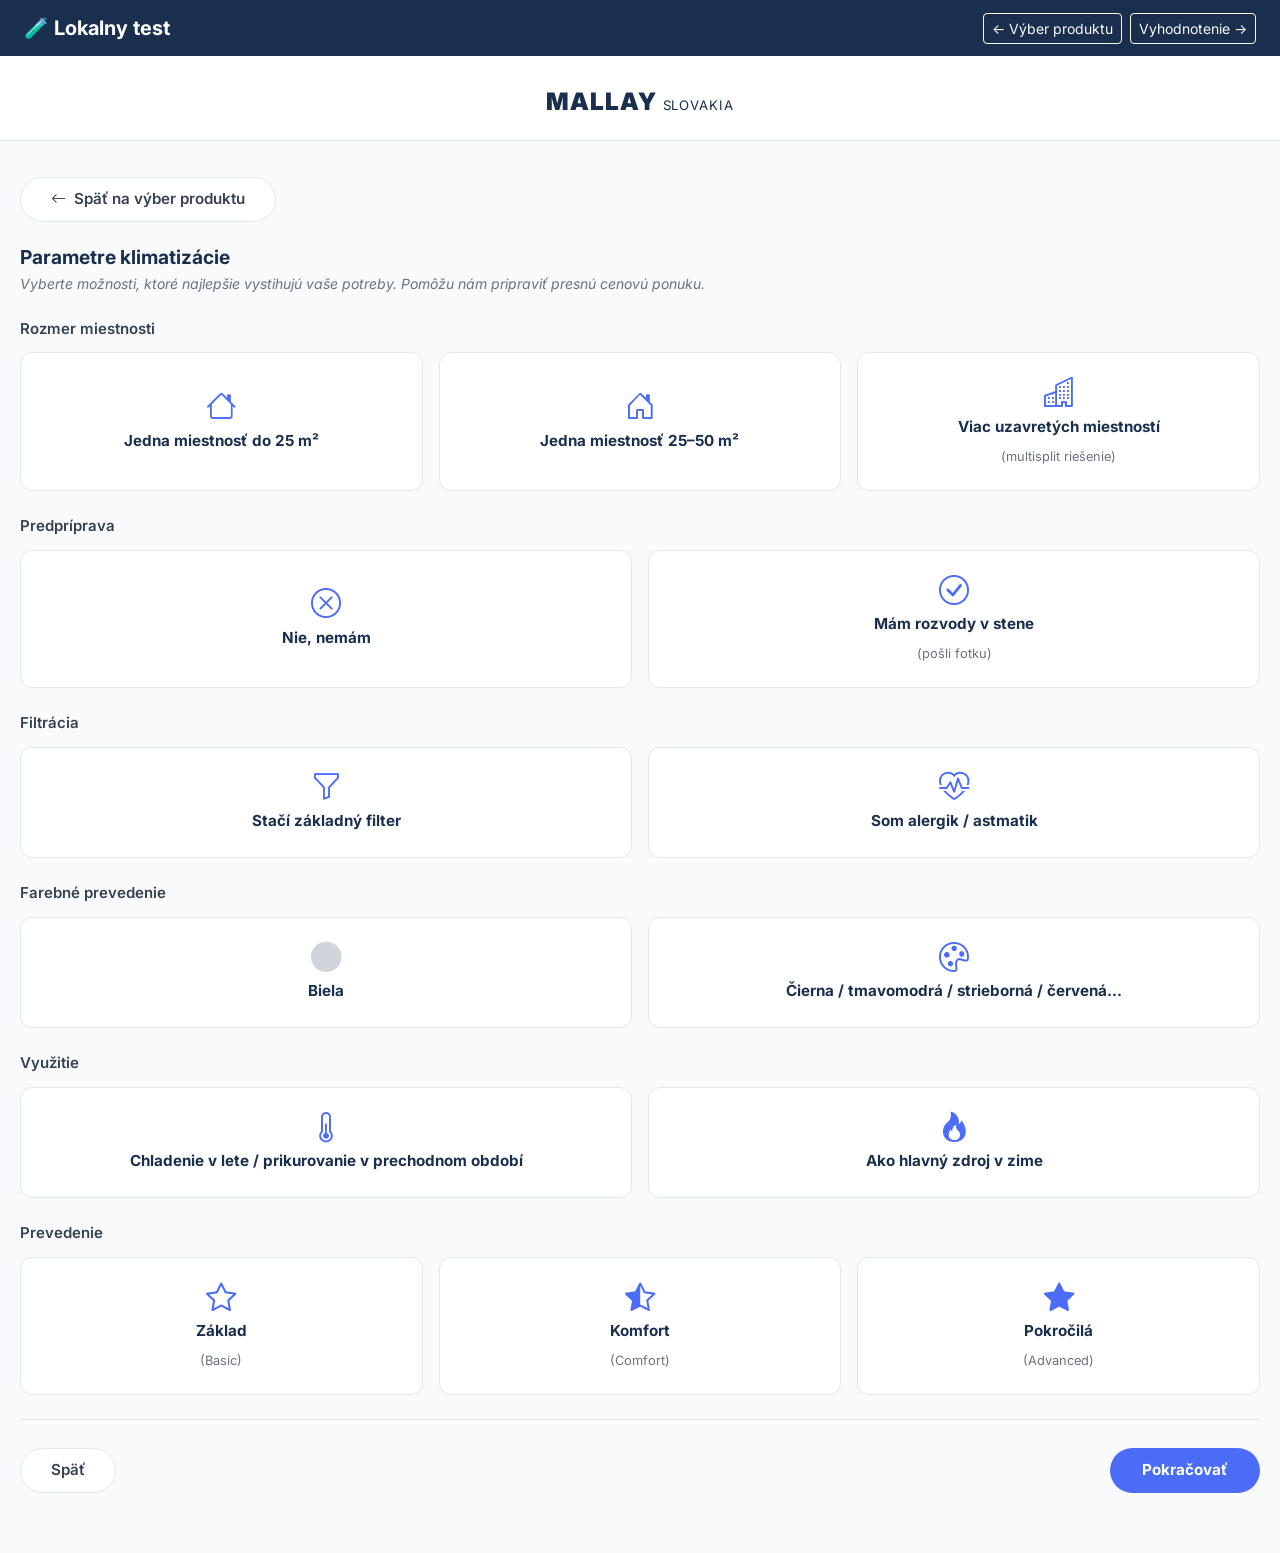
<file: test-klimatizacia-formular.html>
﻿<!doctype html>
<html lang="sk">
<head>
    <meta charset="utf-8">
    <meta name="viewport" content="width=device-width, initial-scale=1">
    <title>Formular | IGP Klimatizácia</title>
    <link rel="stylesheet" href="https://cdn.jsdelivr.net/npm/bootstrap@5.3.3/dist/css/bootstrap.min.css">
    <link rel="stylesheet" href="https://cdn.jsdelivr.net/npm/bootstrap-icons@1.11.3/font/bootstrap-icons.min.css">
    <link rel="stylesheet" href="https://fonts.googleapis.com/css2?family=Inter:wght@400;500;600;700;900&display=swap">
    <link rel="stylesheet" href="wordpress-theme/igp-form/css/form.css">
</head>
<body>

<nav class="navbar navbar-dark mb-0" style="background:var(--igp-navy);">
    <div class="container-fluid px-4">
        <span class="navbar-brand fw-bold small">🧪 Lokalny test</span>
        <div class="d-flex gap-2">
            <a class="btn btn-sm btn-outline-light" href="test-klimatizacia-rozcestnik.html">← Výber produktu</a>
            <a class="btn btn-sm btn-outline-light" href="test-klimatizacia-vyhodnotenie.html">Vyhodnotenie →</a>
        </div>
    </div>
</nav>

<header class="igp-header">
    <span class="igp-logo-text">MALLAY <small style="font-weight:400;font-size:.55em;">SLOVAKIA</small></span>
</header>

<div class="igp-page-container">

    <a href="test-klimatizacia-rozcestnik.html" class="igp-btn-outline mb-4 d-inline-block">
        <i class="bi bi-arrow-left me-1"></i> Späť na výber produktu
    </a>

    <h1 class="igp-step-heading mb-1">Parametre klimatizácie</h1>
    <p class="igp-step-subheading mb-4">
        Vyberte možnosti, ktoré najlepšie vystihujú vaše potreby.
        Pomôžu nám pripraviť presnú cenovú ponuku.
    </p>

    <form id="igp-formular" novalidate>

        <p class="igp-question-label">Rozmer miestnosti</p>
        <div id="f-rozmer" class="igp-option-group row g-3 mb-2">
            <div class="col-12 col-md-4">
                <div class="igp-option-card" data-value="do25m2">
                    <i class="bi bi-house igp-card-icon"></i>
                    <span class="igp-card-label">Jedna miestnosť do 25 m²</span>
                </div>
            </div>
            <div class="col-12 col-md-4">
                <div class="igp-option-card" data-value="25-50m2">
                    <i class="bi bi-house-door igp-card-icon"></i>
                    <span class="igp-card-label">Jedna miestnosť 25–50 m²</span>
                </div>
            </div>
            <div class="col-12 col-md-4">
                <div class="igp-option-card" data-value="multisplit">
                    <i class="bi bi-buildings igp-card-icon"></i>
                    <span class="igp-card-label">Viac uzavretých miestností</span>
                    <span class="igp-card-sublabel">(multisplit riešenie)</span>
                </div>
            </div>
        </div>

        <!-- Predpríprava -->
        <p class="igp-question-label">Predpríprava</p>
        <div id="f-priprava" class="igp-option-group row g-3 mb-2">
            <div class="col-12 col-md-6">
                <div class="igp-option-card" data-value="nie">
                    <i class="bi bi-x-circle igp-card-icon"></i>
                    <span class="igp-card-label">Nie, nemám</span>
                </div>
            </div>
            <div class="col-12 col-md-6">
                <div class="igp-option-card" data-value="ano">
                    <i class="bi bi-check-circle igp-card-icon"></i>
                    <span class="igp-card-label">Mám rozvody v stene</span>
                    <span class="igp-card-sublabel">(pošli fotku)</span>
                </div>
            </div>
        </div>

        <!-- Filtrácia -->
        <p class="igp-question-label">Filtrácia</p>
        <div id="f-filtracia" class="igp-option-group row g-3 mb-2">
            <div class="col-12 col-md-6">
                <div class="igp-option-card" data-value="zakladny">
                    <i class="bi bi-funnel igp-card-icon"></i>
                    <span class="igp-card-label">Stačí základný filter</span>
                </div>
            </div>
            <div class="col-12 col-md-6">
                <div class="igp-option-card" data-value="alergik">
                    <i class="bi bi-heart-pulse igp-card-icon"></i>
                    <span class="igp-card-label">Som alergik / astmatik</span>
                </div>
            </div>
        </div>

        <!-- Farebné prevedenie -->
        <p class="igp-question-label">Farebné prevedenie</p>
        <div id="f-farba" class="igp-option-group row g-3 mb-2">
            <div class="col-12 col-md-6">
                <div class="igp-option-card" data-value="biela">
                    <i class="bi bi-circle-fill igp-card-icon" style="color:#D1D5DB;"></i>
                    <span class="igp-card-label">Biela</span>
                </div>
            </div>
            <div class="col-12 col-md-6">
                <div class="igp-option-card" data-value="iny">
                    <i class="bi bi-palette igp-card-icon"></i>
                    <span class="igp-card-label">Čierna / tmavomodrá / strieborná / červená…</span>
                </div>
            </div>
        </div>

        <!-- Využitie -->
        <p class="igp-question-label">Využitie</p>
        <div id="f-vyuzitie" class="igp-option-group row g-3 mb-2">
            <div class="col-12 col-md-6">
                <div class="igp-option-card" data-value="chladenie-prechodne">
                    <i class="bi bi-thermometer-half igp-card-icon"></i>
                    <span class="igp-card-label">Chladenie v lete / prikurovanie v prechodnom období</span>
                </div>
            </div>
            <div class="col-12 col-md-6">
                <div class="igp-option-card" data-value="hlavny-zdroj">
                    <i class="bi bi-fire igp-card-icon"></i>
                    <span class="igp-card-label">Ako hlavný zdroj v zime</span>
                </div>
            </div>
        </div>

        <!-- Prevedenie -->
        <p class="igp-question-label">Prevedenie</p>
        <div id="f-prevedenie" class="igp-option-group row g-3 mb-2">
            <div class="col-12 col-md-4">
                <div class="igp-option-card" data-value="basic">
                    <i class="bi bi-star igp-card-icon"></i>
                    <span class="igp-card-label">Základ</span>
                    <span class="igp-card-sublabel">(Basic)</span>
                </div>
            </div>
            <div class="col-12 col-md-4">
                <div class="igp-option-card" data-value="comfort">
                    <i class="bi bi-star-half igp-card-icon"></i>
                    <span class="igp-card-label">Komfort</span>
                    <span class="igp-card-sublabel">(Comfort)</span>
                </div>
            </div>
            <div class="col-12 col-md-4">
                <div class="igp-option-card" data-value="advanced">
                    <i class="bi bi-star-fill igp-card-icon"></i>
                    <span class="igp-card-label">Pokročilá</span>
                    <span class="igp-card-sublabel">(Advanced)</span>
                </div>
            </div>
        </div>

        <div class="igp-form-nav mt-4">
            <a href="test-klimatizacia-rozcestnik.html" class="igp-btn-outline">Späť</a>
            <button type="button" class="igp-btn-primary" onclick="igpFormularPokracovat()">Pokračovať</button>
        </div>

    </form>

    <div class="igp-debug-wrap mt-4">
        <div class="igp-debug-heading">🛠 SessionStorage — aktuálne hodnoty</div>
        <div id="igp-debug-panel"></div>
    </div>

</div>

<script src="https://cdn.jsdelivr.net/npm/bootstrap@5.3.3/dist/js/bootstrap.bundle.min.js"></script>
<script src="wordpress-theme/igp-form/js/form.js"></script>
<script>
document.addEventListener('DOMContentLoaded', function() {
    IGPForm.initCards('#f-rozmer',    'formular_rozmer',    { gaEvent: 'formular_rozmer_click'    });
    IGPForm.initCards('#f-priprava',  'formular_priprava',  { gaEvent: 'formular_priprava_click'  });
    IGPForm.initCards('#f-filtracia', 'formular_filtracia', { gaEvent: 'formular_filtracia_click' });
    IGPForm.initCards('#f-farba',     'formular_farba',     { gaEvent: 'formular_farba_click'     });
    IGPForm.initCards('#f-vyuzitie',  'formular_vyuzitie',  { gaEvent: 'formular_vyuzitie_click'  });
    IGPForm.initCards('#f-prevedenie','formular_prevedenie',{ gaEvent: 'formular_prevedenie_click'});

    // Clear validation highlight when a card is selected
    document.getElementById('igp-formular').addEventListener('click', function(e) {
        var card = e.target.closest('.igp-option-card');
        if (card) {
            var group = card.closest('.igp-option-group');
            if (group) group.classList.remove('igp-group-error');
        }
    });
});

function igpFormularPokracovat() {
    var groups = [
        { id: 'f-rozmer',    key: 'formular_rozmer'    },
        { id: 'f-priprava',  key: 'formular_priprava'  },
        { id: 'f-filtracia', key: 'formular_filtracia' },
        { id: 'f-farba',     key: 'formular_farba'     },
        { id: 'f-vyuzitie',  key: 'formular_vyuzitie'  },
        { id: 'f-prevedenie',key: 'formular_prevedenie'},
    ];
    var firstError = null;
    groups.forEach(function(g) {
        var el = document.getElementById(g.id);
        if ( ! IGPForm.get(g.key) ) {
            el.classList.add('igp-group-error');
            if ( ! firstError ) firstError = el;
        } else {
            el.classList.remove('igp-group-error');
        }
    });
    if (firstError) {
        firstError.scrollIntoView({ behavior: 'smooth', block: 'center' });
        return;
    }
    IGPForm.sendGA('formular_continue', {});
    window.location.href = 'test-klimatizacia-vyhodnotenie.html';
}
</script>
</body>
</html>
</file>
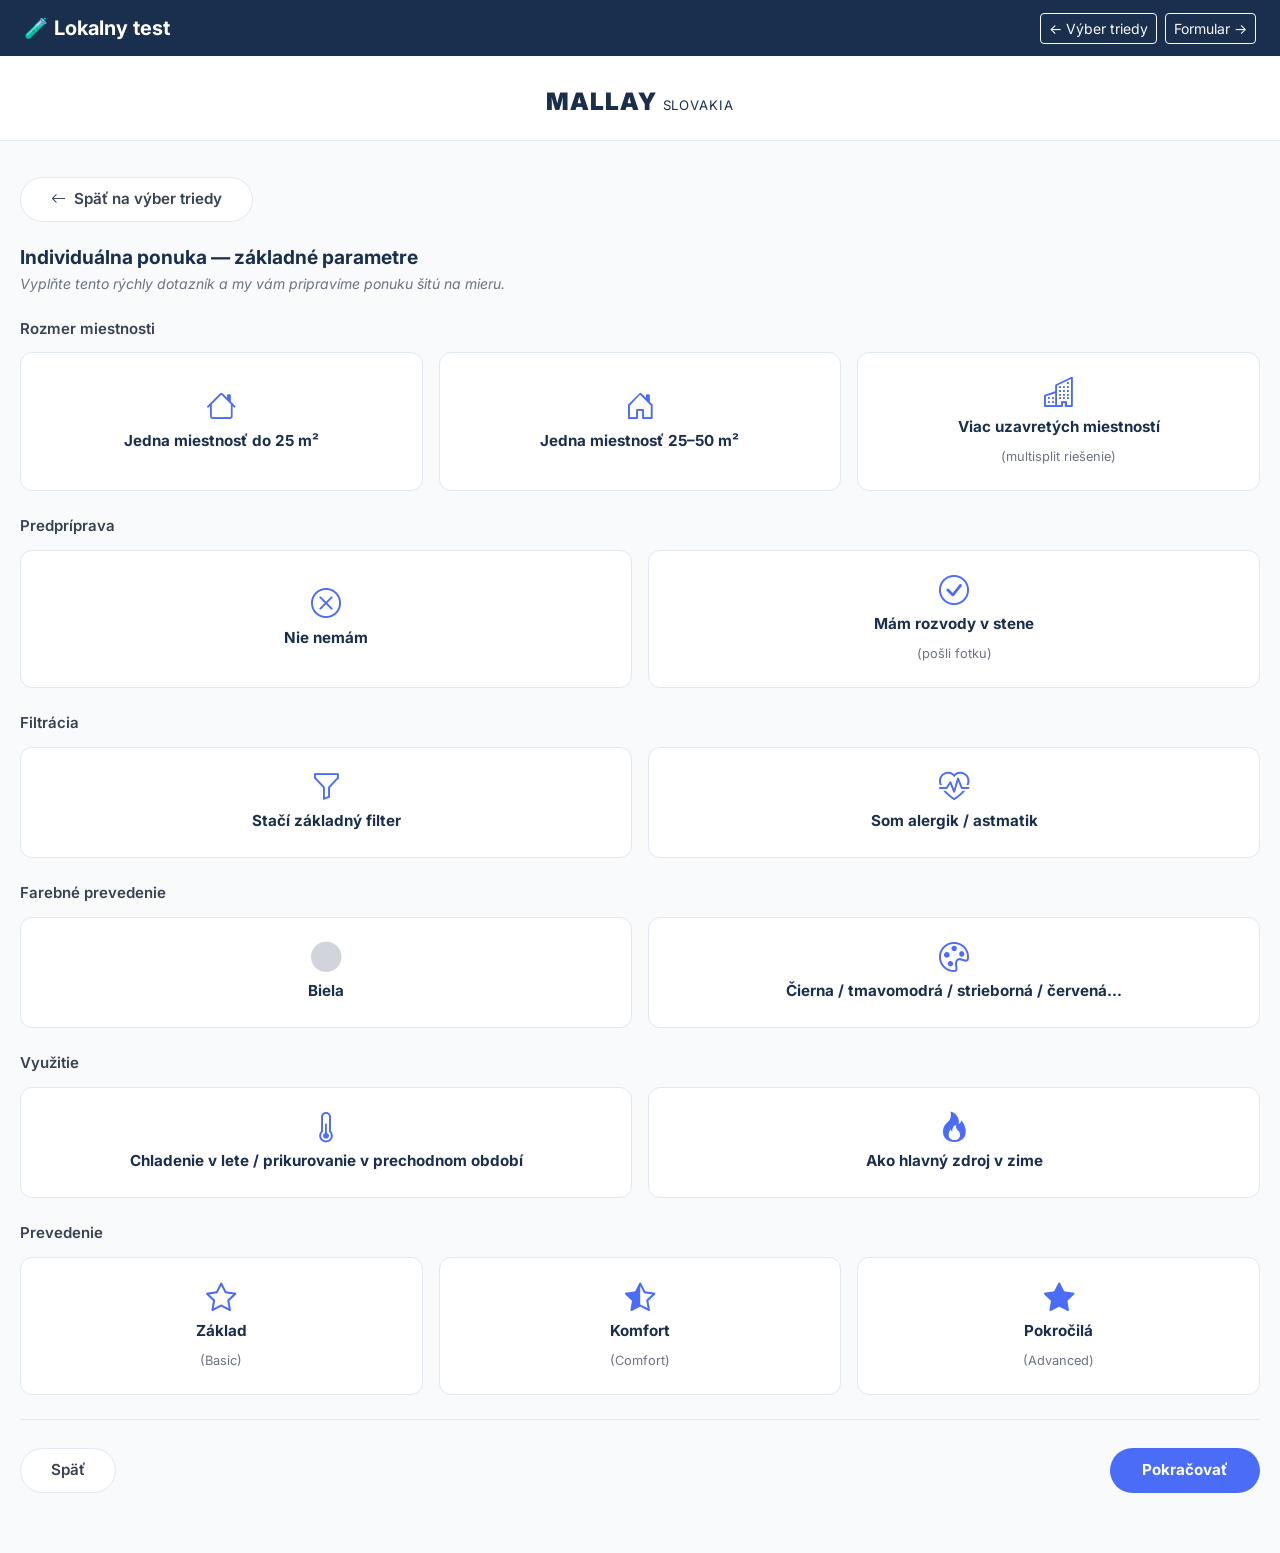
<file: test-klimatizacia-pre-formular.html>
<!doctype html>
<html lang="sk">
<head>
    <meta charset="utf-8">
    <meta name="viewport" content="width=device-width, initial-scale=1">
    <title>Pre-formular — Individuálna ponuka | Lokalny test</title>
    <link rel="stylesheet" href="https://cdn.jsdelivr.net/npm/bootstrap@5.3.3/dist/css/bootstrap.min.css">
    <link rel="stylesheet" href="https://cdn.jsdelivr.net/npm/bootstrap-icons@1.11.3/font/bootstrap-icons.min.css">
    <link rel="stylesheet" href="https://fonts.googleapis.com/css2?family=Inter:wght@400;500;600;700;900&display=swap">
    <link rel="stylesheet" href="wordpress-theme/igp-form/css/form.css">
</head>
<body>

<nav class="navbar navbar-dark mb-0" style="background:var(--igp-navy);">
    <div class="container-fluid px-4">
        <span class="navbar-brand fw-bold small">🧪 Lokalny test</span>
        <div class="d-flex gap-2">
            <a class="btn btn-sm btn-outline-light" href="test-klimatizacia-rozcestnik.html">← Výber triedy</a>
            <a class="btn btn-sm btn-outline-light" href="test-klimatizacia-formular.html">Formular →</a>
        </div>
    </div>
</nav>

<header class="igp-header">
    <span class="igp-logo-text">MALLAY <small style="font-weight:400;font-size:.55em;">SLOVAKIA</small></span>
</header>

<div class="igp-page-container">

    <a href="test-klimatizacia-rozcestnik.html" class="igp-btn-outline mb-4 d-inline-block">
        <i class="bi bi-arrow-left me-1"></i> Späť na výber triedy
    </a>

    <h1 class="igp-step-heading mb-1">Individuálna ponuka — základné parametre</h1>
    <p class="igp-step-subheading mb-4">
        Vyplňte tento rýchly dotazník a my vám pripravíme ponuku šitú na mieru.
    </p>

    <!-- Rozmer miestnosti -->
    <p class="igp-question-label">Rozmer miestnosti</p>
    <div id="pf-rozmer" class="row g-3 mb-2">
        <div class="col-12 col-md-4">
            <div class="igp-option-card" data-value="do25m2">
                <i class="bi bi-house igp-card-icon"></i>
                <span class="igp-card-label">Jedna miestnosť do 25 m²</span>
            </div>
        </div>
        <div class="col-12 col-md-4">
            <div class="igp-option-card" data-value="25-50m2">
                <i class="bi bi-house-door igp-card-icon"></i>
                <span class="igp-card-label">Jedna miestnosť 25–50 m²</span>
            </div>
        </div>
        <div class="col-12 col-md-4">
            <div class="igp-option-card" data-value="multisplit">
                <i class="bi bi-buildings igp-card-icon"></i>
                <span class="igp-card-label">Viac uzavretých miestností</span>
                <span class="igp-card-sublabel">(multisplit riešenie)</span>
            </div>
        </div>
    </div>

    <!-- Predpríprava -->
    <p class="igp-question-label">Predpríprava</p>
    <div id="pf-priprava" class="row g-3 mb-2">
        <div class="col-12 col-md-6">
            <div class="igp-option-card" data-value="nie">
                <i class="bi bi-x-circle igp-card-icon"></i>
                <span class="igp-card-label">Nie nemám</span>
            </div>
        </div>
        <div class="col-12 col-md-6">
            <div class="igp-option-card" data-value="ano">
                <i class="bi bi-check-circle igp-card-icon"></i>
                <span class="igp-card-label">Mám rozvody v stene</span>
                <span class="igp-card-sublabel">(pošli fotku)</span>
            </div>
        </div>
    </div>

    <!-- Filtrácia -->
    <p class="igp-question-label">Filtrácia</p>
    <div id="pf-filtracia" class="row g-3 mb-2">
        <div class="col-12 col-md-6">
            <div class="igp-option-card" data-value="zakladny">
                <i class="bi bi-funnel igp-card-icon"></i>
                <span class="igp-card-label">Stačí základný filter</span>
            </div>
        </div>
        <div class="col-12 col-md-6">
            <div class="igp-option-card" data-value="alergik">
                <i class="bi bi-heart-pulse igp-card-icon"></i>
                <span class="igp-card-label">Som alergik / astmatik</span>
            </div>
        </div>
    </div>

    <!-- Farebné prevedenie -->
    <p class="igp-question-label">Farebné prevedenie</p>
    <div id="pf-farba" class="row g-3 mb-2">
        <div class="col-12 col-md-6">
            <div class="igp-option-card" data-value="biela">
                <i class="bi bi-circle-fill igp-card-icon" style="color:#D1D5DB;"></i>
                <span class="igp-card-label">Biela</span>
            </div>
        </div>
        <div class="col-12 col-md-6">
            <div class="igp-option-card" data-value="iny">
                <i class="bi bi-palette igp-card-icon"></i>
                <span class="igp-card-label">Čierna / tmavomodrá / strieborná / červená…</span>
            </div>
        </div>
    </div>

    <!-- Využitie -->
    <p class="igp-question-label">Využitie</p>
    <div id="pf-vyuzitie" class="row g-3 mb-2">
        <div class="col-12 col-md-6">
            <div class="igp-option-card" data-value="chladenie-prechodne">
                <i class="bi bi-thermometer-half igp-card-icon"></i>
                <span class="igp-card-label">Chladenie v lete / prikurovanie v prechodnom období</span>
            </div>
        </div>
        <div class="col-12 col-md-6">
            <div class="igp-option-card" data-value="hlavny-zdroj">
                <i class="bi bi-fire igp-card-icon"></i>
                <span class="igp-card-label">Ako hlavný zdroj v zime</span>
            </div>
        </div>
    </div>

    <!-- Prevedenie -->
    <p class="igp-question-label">Prevedenie</p>
    <div id="pf-prevedenie" class="row g-3 mb-2">
        <div class="col-12 col-md-4">
            <div class="igp-option-card" data-value="basic">
                <i class="bi bi-star igp-card-icon"></i>
                <span class="igp-card-label">Základ</span><span class="igp-card-sublabel">(Basic)</span>
            </div>
        </div>
        <div class="col-12 col-md-4">
            <div class="igp-option-card" data-value="comfort">
                <i class="bi bi-star-half igp-card-icon"></i>
                <span class="igp-card-label">Komfort</span><span class="igp-card-sublabel">(Comfort)</span>
            </div>
        </div>
        <div class="col-12 col-md-4">
            <div class="igp-option-card" data-value="advanced">
                <i class="bi bi-star-fill igp-card-icon"></i>
                <span class="igp-card-label">Pokročilá</span><span class="igp-card-sublabel">(Advanced)</span>
            </div>
        </div>
    </div>

    <div class="igp-form-nav mt-4">
        <a href="test-klimatizacia-rozcestnik.html" class="igp-btn-outline">Späť</a>
        <button type="button" class="igp-btn-primary" onclick="pfPokracovat()">Pokračovať</button>
    </div>

    <!-- Debug -->
    <div class="igp-debug-wrap mt-4">
        <div class="igp-debug-heading">🛠 SessionStorage — aktuálne hodnoty</div>
        <div id="igp-debug-panel"></div>
    </div>

</div>

<script src="https://cdn.jsdelivr.net/npm/bootstrap@5.3.3/dist/js/bootstrap.bundle.min.js"></script>
<script src="wordpress-theme/igp-form/js/form.js"></script>
<script>
document.addEventListener('DOMContentLoaded', function() {
    IGPForm.initCards('#pf-rozmer',    'preformular_rozmer',    { gaEvent: 'pf_rozmer_click'    });
    IGPForm.initCards('#pf-priprava',  'preformular_priprava',  { gaEvent: 'pf_priprava_click'  });
    IGPForm.initCards('#pf-filtracia', 'preformular_filtracia', { gaEvent: 'pf_filtracia_click' });
    IGPForm.initCards('#pf-farba',     'preformular_farba',     { gaEvent: 'pf_farba_click'     });
    IGPForm.initCards('#pf-vyuzitie',  'preformular_vyuzitie',  { gaEvent: 'pf_vyuzitie_click'  });
    IGPForm.initCards('#pf-prevedenie','preformular_prevedenie',{ gaEvent: 'pf_prevedenie_click'});
});

function pfPokracovat() {
    var groups = [
        { key:'preformular_rozmer',    id:'pf-rozmer',    label:'Rozmer miestnosti' },
        { key:'preformular_priprava',  id:'pf-priprava',  label:'Predpríprava'       },
        { key:'preformular_filtracia', id:'pf-filtracia', label:'Filtrácia'          },
        { key:'preformular_farba',     id:'pf-farba',     label:'Farebné prevedenie' },
        { key:'preformular_vyuzitie',  id:'pf-vyuzitie',  label:'Využitie'           },
        { key:'preformular_prevedenie',id:'pf-prevedenie',label:'Prevedenie'         },
    ];
    for (var i = 0; i < groups.length; i++) {
        if (!IGPForm.get(groups[i].key)) {
            alert('Prosím vyberte možnosť pre: ' + groups[i].label);
            document.getElementById(groups[i].id).scrollIntoView({ behavior:'smooth' });
            return;
        }
    }
    IGPForm.sendGA('pf_continue', {});
    window.location.href = 'test-klimatizacia-formular.html';
}
</script>
</body>
</html>
</file>
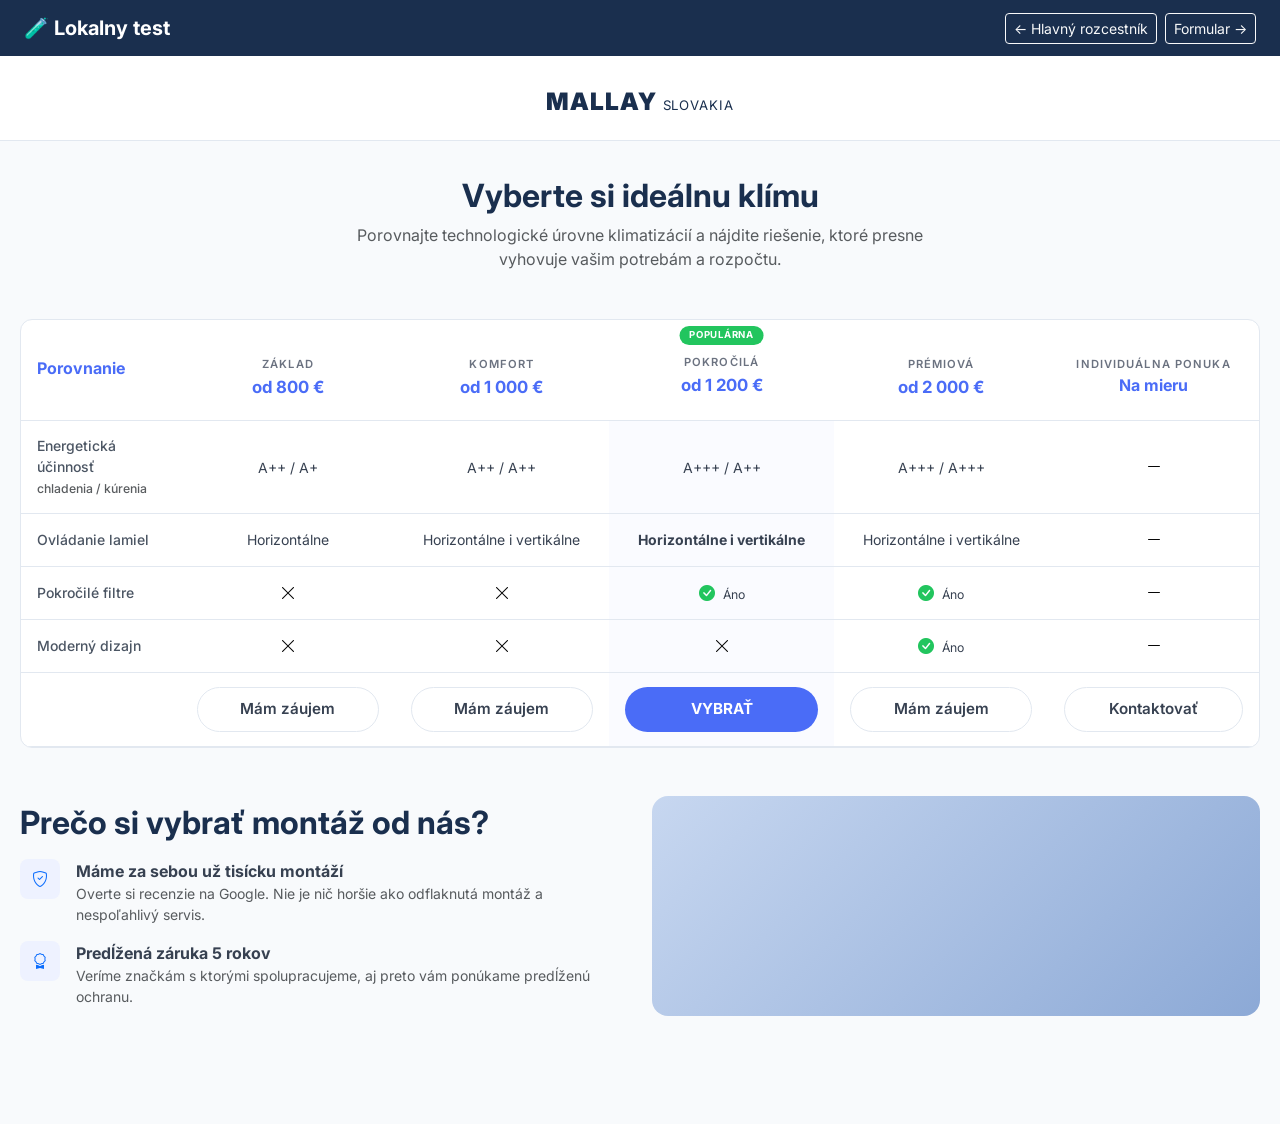
<file: test-klimatizacia-rozcestnik.html>
<!doctype html>
<html lang="sk">
<head>
    <meta charset="utf-8">
    <meta name="viewport" content="width=device-width, initial-scale=1">
    <title>Klimatizácia — výber triedy a produktu | Lokalny test</title>
    <link rel="stylesheet" href="https://cdn.jsdelivr.net/npm/bootstrap@5.3.3/dist/css/bootstrap.min.css">
    <link rel="stylesheet" href="https://cdn.jsdelivr.net/npm/bootstrap-icons@1.11.3/font/bootstrap-icons.min.css">
    <link rel="stylesheet" href="https://fonts.googleapis.com/css2?family=Inter:wght@400;500;600;700;900&display=swap">
    <link rel="stylesheet" href="wordpress-theme/igp-form/css/form.css">
</head>
<body>

<nav class="navbar navbar-dark mb-0" style="background:var(--igp-navy);">
    <div class="container-fluid px-4">
        <span class="navbar-brand fw-bold small">🧪 Lokalny test</span>
        <div class="d-flex gap-2">
            <a class="btn btn-sm btn-outline-light" href="test-rozcestnik.html">← Hlavný rozcestník</a>
            <a class="btn btn-sm btn-outline-light" href="test-klimatizacia-formular.html">Formular →</a>
        </div>
    </div>
</nav>

<header class="igp-header">
    <span class="igp-logo-text">MALLAY <small style="font-weight:400;font-size:.55em;">SLOVAKIA</small></span>
</header>

<div class="igp-page-container">

    <div class="text-center mb-5">
        <h1 class="fw-bold" style="color:var(--igp-navy);font-size:2rem;">Vyberte si ideálnu klímu</h1>
        <p class="text-muted mx-auto" style="max-width:580px;">
            Porovnajte technologické úrovne klimatizácií a nájdite riešenie,
            ktoré presne vyhovuje vašim potrebám a rozpočtu.
        </p>
    </div>

    <!-- SEKCIA 1 — Tabuľka tried -->
    <div id="igp-triedy-sekcia">
        <div class="igp-compare-wrap mb-5">
            <table class="igp-compare-table">
                <thead>
                    <tr>
                        <th style="width:160px;"><span style="color:var(--igp-primary);font-size:1rem;font-weight:700;">Porovnanie</span></th>
                        <th>
                            <span class="igp-class-name">ZÁKLAD</span>
                            <span class="igp-class-price">od 800 €</span>
                        </th>
                        <th>
                            <span class="igp-class-name">KOMFORT</span>
                            <span class="igp-class-price">od 1 000 €</span>
                        </th>
                        <th class="igp-col-popular-wrap">
                            <span class="igp-popular-badge">Populárna</span>
                            <span class="igp-class-name">POKROČILÁ</span>
                            <span class="igp-class-price">od 1 200 €</span>
                        </th>
                        <th>
                            <span class="igp-class-name">PRÉMIOVÁ</span>
                            <span class="igp-class-price">od 2 000 €</span>
                        </th>
                        <th>
                            <span class="igp-class-name">INDIVIDUÁLNA PONUKA</span>
                            <span class="igp-class-individual">Na mieru</span>
                        </th>
                    </tr>
                </thead>
                <tbody>
                    <tr>
                        <td>Energetická účinnosť<br><small class="text-muted">chladenia / kúrenia</small></td>
                        <td>A++ / A+</td>
                        <td>A++ / A++</td>
                        <td class="igp-col-popular">A+++ / A++</td>
                        <td>A+++ / A+++</td>
                        <td><span class="igp-check-no"><i class="bi bi-dash-lg"></i></span></td>
                    </tr>
                    <tr>
                        <td>Ovládanie lamiel</td>
                        <td>Horizontálne</td>
                        <td>Horizontálne i vertikálne</td>
                        <td class="igp-col-popular"><strong>Horizontálne i vertikálne</strong></td>
                        <td>Horizontálne i vertikálne</td>
                        <td><span class="igp-check-no"><i class="bi bi-dash-lg"></i></span></td>
                    </tr>
                    <tr>
                        <td>Pokročilé filtre</td>
                        <td><span class="igp-check-no"><i class="bi bi-x-lg"></i></span></td>
                        <td><span class="igp-check-no"><i class="bi bi-x-lg"></i></span></td>
                        <td class="igp-col-popular">
                            <span class="igp-check-yes"><i class="bi bi-check-circle-fill"></i></span>
                            <small class="ms-1">Áno</small>
                        </td>
                        <td>
                            <span class="igp-check-yes"><i class="bi bi-check-circle-fill"></i></span>
                            <small class="ms-1">Áno</small>
                        </td>
                        <td><span class="igp-check-no"><i class="bi bi-dash-lg"></i></span></td>
                    </tr>
                    <tr>
                        <td>Moderný dizajn</td>
                        <td><span class="igp-check-no"><i class="bi bi-x-lg"></i></span></td>
                        <td><span class="igp-check-no"><i class="bi bi-x-lg"></i></span></td>
                        <td class="igp-col-popular"><span class="igp-check-no"><i class="bi bi-x-lg"></i></span></td>
                        <td>
                            <span class="igp-check-yes"><i class="bi bi-check-circle-fill"></i></span>
                            <small class="ms-1">Áno</small>
                        </td>
                        <td><span class="igp-check-no"><i class="bi bi-dash-lg"></i></span></td>
                    </tr>
                    <tr>
                        <td></td>
                        <td>
                            <button class="igp-btn-outline w-100"
                                    onclick="igpVyberTriedu('Základ','od 800 €','zaklad')">
                                Mám záujem
                            </button>
                        </td>
                        <td>
                            <button class="igp-btn-outline w-100"
                                    onclick="igpVyberTriedu('Komfort','od 1 000 €','komfort')">
                                Mám záujem
                            </button>
                        </td>
                        <td class="igp-col-popular">
                            <button class="igp-btn-primary w-100"
                                    onclick="igpVyberTriedu('Pokročilá','od 1 200 €','pokrocila')">
                                VYBRAŤ
                            </button>
                        </td>
                        <td>
                            <button class="igp-btn-outline w-100"
                                    onclick="igpVyberTriedu('Prémiová','od 2 000 €','premiova')">
                                Mám záujem
                            </button>
                        </td>
                        <td>
                            <a href="test-klimatizacia-pre-formular.html"
                               class="igp-btn-outline w-100 text-center d-block"
                               onclick="IGPForm.save('vyber_triedy','individual')">
                                Kontaktovať
                            </a>
                        </td>
                    </tr>
                </tbody>
            </table>
        </div>

        <!-- Prečo si vybrať nás -->
        <div class="row align-items-center g-4 mb-5">
            <div class="col-12 col-md-6">
                <h2 class="fw-bold mb-3" style="color:var(--igp-navy);">Prečo si vybrať montáž od nás?</h2>
                <div class="d-flex align-items-start gap-3 mb-3">
                    <div style="width:40px;height:40px;background:var(--igp-primary-bg);border-radius:8px;flex-shrink:0;display:flex;align-items:center;justify-content:center;">
                        <i class="bi bi-shield-check text-primary"></i>
                    </div>
                    <div>
                        <strong>Máme za sebou už tisícku montáží</strong>
                        <p class="text-muted small mb-0">Overte si recenzie na Google. Nie je nič horšie ako odflaknutá montáž a nespoľahlivý servis.</p>
                    </div>
                </div>
                <div class="d-flex align-items-start gap-3">
                    <div style="width:40px;height:40px;background:var(--igp-primary-bg);border-radius:8px;flex-shrink:0;display:flex;align-items:center;justify-content:center;">
                        <i class="bi bi-award text-primary"></i>
                    </div>
                    <div>
                        <strong>Predĺžená záruka 5 rokov</strong>
                        <p class="text-muted small mb-0">Veríme značkám s ktorými spolupracujeme, aj preto vám ponúkame predĺženú ochranu.</p>
                    </div>
                </div>
            </div>
            <div class="col-12 col-md-6">
                <div style="height:220px;background:linear-gradient(135deg,#c7d7f0,#8ca9d6);border-radius:16px;"></div>
            </div>
        </div>
    </div>

    <!-- SEKCIA 2 — Porovnanie produktov -->
    <div id="igp-produkty-sekcia" class="igp-hidden">

        <div class="d-flex align-items-center gap-3 mb-3">
            <button class="igp-btn-outline"
                    onclick="document.getElementById('igp-produkty-sekcia').classList.add('igp-hidden');window.scrollTo({top:0,behavior:'smooth'})">
                ← Zmeniť triedu
            </button>
            <div>
                <h2 class="fw-bold mb-0" style="font-size:1.6rem;color:var(--igp-navy);">
                    Odporúčané klimatizácie a ich porovnanie
                </h2>
                <p class="text-muted mb-0 small" id="produkty-trieda-label"></p>
            </div>
        </div>
        <p class="text-muted mb-4" style="max-width:620px;">
            Máme za sebou tisícky montáží. Vieme čo je dobré a kvalitné.
            V prípade záujmu kliknite na mám záujem.
        </p>

        <div id="igp-produkty-container" class="mb-5"></div>

    </div>

    <!-- Debug -->
    <div class="igp-debug-wrap mt-4">
        <div class="igp-debug-heading">🛠 SessionStorage — aktuálne hodnoty</div>
        <div id="igp-debug-panel"></div>
    </div>

</div>

<script src="https://cdn.jsdelivr.net/npm/bootstrap@5.3.3/dist/js/bootstrap.bundle.min.js"></script>
<script src="wordpress-theme/igp-form/js/form.js"></script>
<script>
var DEMO_PRODUCTS = [
    { id:1, name:'Daikin Comfora 3,5 kW', price:'1 199 €', power:'3,5 kW', eff:'A++',  noise:'19 dB', featured:false },
    { id:2, name:'Mitsubishi Electric MSZ-HR', price:'1 450 €', power:'4,2 kW', eff:'A+++', noise:'19 dB', featured:true  },
    { id:3, name:'LG Standard Plus', price:'999 €',   power:'3,5 kW', eff:'A++',  noise:'22 dB', featured:false },
];

function igpVyberTriedu(title, price, slug) {
    IGPForm.save('vyber_triedy',      title);
    IGPForm.save('vyber_triedy_cena', price);
    IGPForm.save('vyber_triedy_slug', slug);
    IGPForm.sendGA('rozcestnik_trieda_click', { trieda: title });

    document.getElementById('produkty-trieda-label').textContent = 'Trieda: ' + title;
    document.getElementById('igp-produkty-sekcia').classList.remove('igp-hidden');
    document.getElementById('igp-produkty-sekcia').scrollIntoView({ behavior:'smooth', block:'start' });
    renderProdukty();
}

function renderProdukty() {
    var container = document.getElementById('igp-produkty-container');

    var params = [
        { label: 'Chladiaci výkon',     key: 'power' },
        { label: 'Trieda efektívnosti', key: 'eff',   highlight: true },
        { label: 'Hlučnosť',            key: 'noise' },
    ];

    var minW = 160 + DEMO_PRODUCTS.length * 190;
    var html = '<div class="igp-compare-wrap">';
    html += '<table class="igp-compare-table" style="min-width:' + minW + 'px;">';

    // thead — product cards
    html += '<thead><tr>';
    html += '<th style="min-width:160px;">POROVNÁVANÉ PARAMETRE</th>';
    DEMO_PRODUCTS.forEach(function(p) {
        html += '<th style="background:#fff;vertical-align:top;padding:16px 14px;min-width:190px;border-bottom:2px solid var(--igp-border);">';
        html += '<div class="igp-product-col-inner">';
        if (p.featured) html += '<span class="igp-nas-tip-badge">Náš tip</span>';
        html += '<img src="" alt="' + p.name + '">';
        html += '<span class="igp-product-col-name">' + p.name + '</span>';
        html += '<span class="igp-product-col-price">' + p.price + '</span>';
        html += '<button type="button" class="' + (p.featured ? 'igp-btn-primary' : 'igp-btn-outline') + ' w-100"';
        html += ' onclick="vyberProdukt(' + p.id + ',\'' + p.name.replace(/'/g, "\\'") + '\',\'' + p.price + '\')">';
        html += 'Mám záujem</button></div></th>';
    });
    html += '</tr></thead>';

    // tbody — param rows
    html += '<tbody>';
    params.forEach(function(row) {
        html += '<tr><td style="font-weight:500;color:#4B5563;">' + row.label + '</td>';
        DEMO_PRODUCTS.forEach(function(p) {
            var isBest = row.highlight && p.featured;
            html += '<td' + (isBest ? ' class="igp-param-highlight"' : '') + '>' + p[row.key] + '</td>';
        });
        html += '</tr>';
    });
    html += '</tbody></table></div>';

    container.innerHTML = html;
}

function vyberProdukt(id, name, price) {
    IGPForm.save('vyber_produktu_id',    id);
    IGPForm.save('vyber_produktu_nazov', name);
    IGPForm.save('vyber_produktu_cena',  price);
    IGPForm.sendGA('rozcestnik_produkt_click', { produkt: name });
    window.location.href = 'test-klimatizacia-formular.html';
}

document.addEventListener('DOMContentLoaded', function() {
    var savedSlug = IGPForm.get('vyber_triedy_slug');
    if (savedSlug) {
        document.getElementById('igp-produkty-sekcia').classList.remove('igp-hidden');
        document.getElementById('produkty-trieda-label').textContent = 'Trieda: ' + (IGPForm.get('vyber_triedy') || savedSlug);
        renderProdukty();
    }
});
</script>
</body>
</html>
</file>
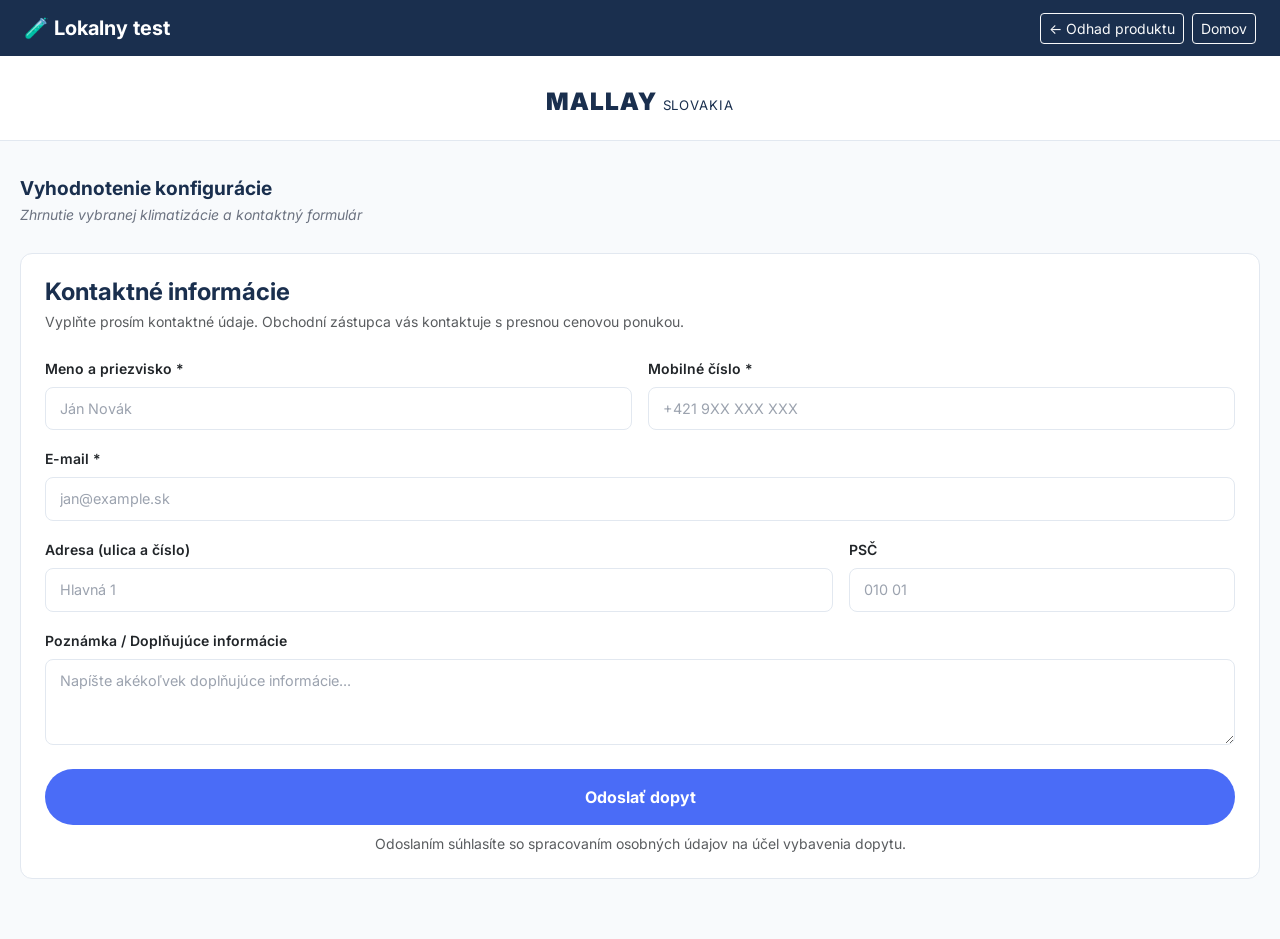
<file: test-klimatizacia-vyhodnotenie.html>
<!doctype html>
<html lang="sk">
<head>
    <meta charset="utf-8">
    <meta name="viewport" content="width=device-width, initial-scale=1">
    <title>Vyhodnotenie | IGP Klimatizácia</title>
    <link rel="stylesheet" href="https://cdn.jsdelivr.net/npm/bootstrap@5.3.3/dist/css/bootstrap.min.css">
    <link rel="stylesheet" href="https://cdn.jsdelivr.net/npm/bootstrap-icons@1.11.3/font/bootstrap-icons.min.css">
    <link rel="stylesheet" href="https://fonts.googleapis.com/css2?family=Inter:wght@400;500;600;700;900&display=swap">
    <link rel="stylesheet" href="wordpress-theme/igp-form/css/form.css">
</head>
<body>

<nav class="navbar navbar-dark mb-0" style="background:var(--igp-navy);">
    <div class="container-fluid px-4">
        <span class="navbar-brand fw-bold small">🧪 Lokalny test</span>
        <div class="d-flex gap-2">
            <a class="btn btn-sm btn-outline-light" href="test-klimatizacia-formular.html?krok=5">← Odhad produktu</a>
            <a class="btn btn-sm btn-outline-light" href="index.html">Domov</a>
        </div>
    </div>
</nav>

<header class="igp-header">
    <span class="igp-logo-text">MALLAY <small style="font-weight:400;font-size:.55em;">SLOVAKIA</small></span>
</header>

<div class="igp-page-container" id="igp-vyhodnotenie">

    <!-- Úspešné odoslanie (skryté, zobrazí sa po odoslaní) -->
    <div id="igp-success-msg" class="igp-hidden text-center py-5">
        <div style="width:80px;height:80px;border-radius:50%;background:#dcfce7;display:inline-flex;align-items:center;justify-content:center;margin-bottom:20px;">
            <i class="bi bi-check-lg" style="font-size:2.5rem;color:#16a34a;"></i>
        </div>
        <h2 class="igp-step-heading">Ďakujeme za váš záujem!</h2>
        <p class="text-muted" style="max-width:480px;margin:0 auto 32px;">
            Váš dopyt bol úspešne prijatý. Náš obchodný zástupca vás bude kontaktovať
            do 24 hodín s presnou cenovou ponukou.
        </p>
        <a href="index.html" class="igp-btn-primary" onclick="IGPForm.clearAll()">Späť na hlavnú stránku</a>
    </div>

    <!-- Hlavný obsah (zobrazený pred odoslaním) -->
    <div id="igp-main-content">

        <h2 class="igp-step-heading mb-1">Vyhodnotenie konfigurácie</h2>
        <p class="igp-step-subheading">Zhrnutie vybranej klimatizácie a kontaktný formulár</p>

        <!-- Odporúčaná klimatizácia zo sessionStorage -->
        <div class="igp-recommendation-card mb-4" style="display:none;">
            <div class="row align-items-center g-3">
                <div class="col-12 col-md-7">
                    <div class="text-muted small mb-1" style="text-transform:uppercase;letter-spacing:.08em;font-size:.72rem;font-weight:600;">
                        Odporúčaná klimatizácia
                    </div>
                    <h3 class="igp-rec-title" id="vy-produkt-nazov">Daikin Comfora 3,5 kW</h3>
                    <p class="igp-rec-desc" id="vy-produkt-desc">
                        Klimatizácia Daikin Comfora 3,5 kW je diskrétna nástenná jednotka, ktorá ponúka
                        vysokú energetickú účinnosť (až A++), tichú prevádzku a pokročilé funkcie
                        čistenia vzduchu.
                    </p>
                    <div class="mt-2">
                        <span class="text-muted small">Odhadovaná cena:</span>
                        <span class="igp-rec-price ms-2" id="vy-produkt-cena">1 199 €</span>
                        <span class="text-muted small">s DPH</span>
                    </div>
                </div>
                <div class="col-12 col-md-5 text-center">
                    <div id="vy-produkt-img-wrap"
                         style="height:160px;background:rgba(74,108,247,.08);border-radius:8px;display:flex;align-items:center;justify-content:center;color:#9ca3af;">
                        <i class="bi bi-snow2" style="font-size:4rem;opacity:.4;"></i>
                    </div>
                </div>
            </div>
        </div>

        <!-- Prehľad odpovedí -->
        <div class="card border-0 mb-4" style="display:none;background:#f8f9fa;border-radius:12px;">
            <div class="card-body p-4">
                <h6 class="fw-semibold text-muted mb-3" style="font-size:.8rem;text-transform:uppercase;letter-spacing:.08em;">
                    Vaše odpovede
                </h6>
                <div id="vy-summary-grid" class="row g-2">
                    <!-- Dynamicky naplnené z JS -->
                </div>
            </div>
        </div>

        <!-- Kontaktný formulár -->
        <div class="card border" style="border-radius:12px;border-color:#e2e8f0!important;">
            <div class="card-body p-4">
                <h4 class="fw-bold mb-1" style="color:var(--igp-navy);">Kontaktné informácie</h4>
                <p class="text-muted small mb-4">
                    Vyplňte prosím kontaktné údaje. Obchodní zástupca vás kontaktuje s presnou cenovou ponukou.
                </p>

                <form id="igp-contact-form" novalidate>
                    <div class="row g-3">
                        <div class="col-12 col-md-6">
                            <label class="form-label fw-semibold small">Meno a priezvisko *</label>
                            <input type="text" id="vy-meno" class="form-control igp-input"
                                   placeholder="Ján Novák" required
                                   oninput="IGPForm.save('kontakt_meno', this.value)">
                        </div>
                        <div class="col-12 col-md-6">
                            <label class="form-label fw-semibold small">Mobilné číslo *</label>
                            <input type="tel" id="vy-mobil" class="form-control igp-input"
                                   placeholder="+421 9XX XXX XXX" required
                                   oninput="IGPForm.save('kontakt_mobil', this.value)">
                        </div>
                        <div class="col-12">
                            <label class="form-label fw-semibold small">E-mail *</label>
                            <input type="email" id="vy-email" class="form-control igp-input"
                                   placeholder="jan@example.sk" required
                                   oninput="IGPForm.save('kontakt_email', this.value)">
                        </div>
                        <div class="col-12 col-md-8">
                            <label class="form-label fw-semibold small">Adresa (ulica a číslo)</label>
                            <input type="text" id="vy-adresa" class="form-control igp-input"
                                   placeholder="Hlavná 1"
                                   oninput="IGPForm.save('kontakt_adresa', this.value)">
                        </div>
                        <div class="col-12 col-md-4">
                            <label class="form-label fw-semibold small">PSČ</label>
                            <input type="text" id="vy-psc" class="form-control igp-input"
                                   placeholder="010 01"
                                   oninput="IGPForm.save('kontakt_psc', this.value)">
                        </div>
                        <div class="col-12">
                            <label class="form-label fw-semibold small">Poznámka / Doplňujúce informácie</label>
                            <textarea id="vy-poznamka" class="form-control igp-input" rows="3"
                                      placeholder="Napíšte akékoľvek doplňujúce informácie..."
                                      oninput="IGPForm.save('kontakt_poznamka', this.value)"></textarea>
                        </div>
                    </div>

                    <div id="igp-form-error" class="alert alert-danger mt-3 igp-hidden" role="alert"></div>

                    <div class="mt-4">
                        <button type="submit" id="igp-submit-btn" class="igp-btn-primary w-100 py-3 fs-6">
                            Odoslať dopyt
                        </button>
                        <p class="text-muted small text-center mt-2 mb-0">
                            Odoslaním súhlasíte so spracovaním osobných údajov na účel vybavenia dopytu.
                        </p>
                    </div>
                </form>
            </div>
        </div>

    </div><!-- /#igp-main-content -->

    <!-- Debug panel -->
    <div class="igp-debug-wrap mt-4">
        <div class="igp-debug-heading">🛠 SessionStorage — aktuálne hodnoty</div>
        <div id="igp-debug-panel"></div>
    </div>

</div><!-- /#igp-vyhodnotenie -->

<script src="https://cdn.jsdelivr.net/npm/bootstrap@5.3.3/dist/js/bootstrap.bundle.min.js"></script>
<script src="wordpress-theme/igp-form/js/form.js"></script>
<script>
var LABEL_MAP = {
    krok1_typ:               'Typ priestoru',
    krok1_poschodie:         'Poschodie',
    krok1_zateplenie:        'Zateplenie a okná',
    krok1_orientacia:        'Orientácia okien',
    krok2_typ_riesenia:      'Typ riešenia',
    krok2_plocha:            'Plocha miestnosti (m²)',
    krok2_vyska:             'Výška stropu (m)',
    krok2_projekt:           'Projekt domu',
    krok2_priprava:          'Príprava na klimatizáciu',
    krok3_vyuzitie:          'Využitie klimatizácie',
    krok3_zdravie:           'Zdravie a vzduch',
    krok3_wifi:              'Wi-Fi ovládanie',
    krok4_dizajn:            'Dizajn',
    krok4_rozpocet:          'Cenová trieda',
    vyber_triedy:            'Vybraná trieda',
    vyber_produktu_nazov:    'Produkt',
    vyber_produktu_cena:     'Cena produktu',
};

document.addEventListener('DOMContentLoaded', function () {

    // --- Naplniť odporúčaný produkt ---
    var nazov = IGPForm.get('vyber_produktu_nazov');
    var cena  = IGPForm.get('vyber_produktu_cena');
    if (nazov) document.getElementById('vy-produkt-nazov').textContent = nazov;
    if (cena)  document.getElementById('vy-produkt-cena').textContent  = cena;

    // --- Naplniť prehľad odpovedí ---
    var grid = document.getElementById('vy-summary-grid');
    var all  = IGPForm.getAll();
    var summaryKeys = Object.keys(LABEL_MAP);
    var html = '';
    summaryKeys.forEach(function(k) {
        var val = all[k];
        if (!val) return;
        if (k === 'krok2_miestnosti' || typeof val === 'object') {
            val = JSON.stringify(val);
        }
        html += '<div class="col-12 col-md-6">'
              + '<div class="d-flex gap-2">'
              + '<i class="bi bi-check-circle-fill mt-1" style="color:var(--igp-green);flex-shrink:0;"></i>'
              + '<div><span class="small text-muted d-block" style="font-size:.75rem;">' + LABEL_MAP[k] + '</span>'
              + '<span class="small fw-semibold">' + val + '</span>'
              + '</div></div></div>';
    });
    if (!html) {
        html = '<div class="col-12"><em class="text-muted small">Žiadne uložené odpovede. Spustite konfigurátor od začiatku.</em></div>';
    }
    grid.innerHTML = html;

    // --- Obnoviť kontaktné polia ---
    var fields = { 'vy-meno':'kontakt_meno', 'vy-mobil':'kontakt_mobil', 'vy-email':'kontakt_email',
                   'vy-adresa':'kontakt_adresa', 'vy-psc':'kontakt_psc', 'vy-poznamka':'kontakt_poznamka' };
    Object.keys(fields).forEach(function(id) {
        var v = IGPForm.get(fields[id]);
        if (v) {
            var el = document.getElementById(id);
            if (el) el.value = v;
        }
    });

    // --- Formulár: odoslanie (lokalny test — simulácia) ---
    document.getElementById('igp-contact-form').addEventListener('submit', function(e) {
        e.preventDefault();

        // Validácia
        var errEl = document.getElementById('igp-form-error');
        errEl.classList.add('igp-hidden');
        errEl.textContent = '';

        var meno  = document.getElementById('vy-meno').value.trim();
        var mobil = document.getElementById('vy-mobil').value.trim();
        var email = document.getElementById('vy-email').value.trim();

        if (!meno)  { errEl.textContent = 'Zadajte prosím meno a priezvisko.'; errEl.classList.remove('igp-hidden'); return; }
        if (!mobil) { errEl.textContent = 'Zadajte prosím mobilné číslo.';     errEl.classList.remove('igp-hidden'); return; }
        if (!email) { errEl.textContent = 'Zadajte prosím e-mail.';            errEl.classList.remove('igp-hidden'); return; }

        // Uložiť kontaktné údaje
        IGPForm.save('kontakt_meno',  meno);
        IGPForm.save('kontakt_mobil', mobil);
        IGPForm.save('kontakt_email', email);

        var btn = document.getElementById('igp-submit-btn');
        btn.disabled = true;
        btn.textContent = 'Odosielam...';

        // --- Lok. test: simuluj AJAX volanie ---
        setTimeout(function() {
            // V produkcii tu bude:
            //   fetch(ajaxUrl, { method:'POST', body: IGPForm.buildFormData(new FormData()) })
            console.log('[IGP Submit] LOKALNY TEST - formulár by bol odoslaný s dátami:', IGPForm.getAll());
            IGPForm.sendGA('formular_odoslany', { produkt: IGPForm.get('vyber_produktu_nazov') });

            // Ukázať správu o úspechu
            document.getElementById('igp-main-content').classList.add('igp-hidden');
            document.getElementById('igp-success-msg').classList.remove('igp-hidden');
            window.scrollTo({ top: 0, behavior: 'smooth' });

            // Vyčistiť sessionStorage po úspechu
            IGPForm.clearAll();
        }, 1200);
    });

});
</script>
</body>
</html>
</file>
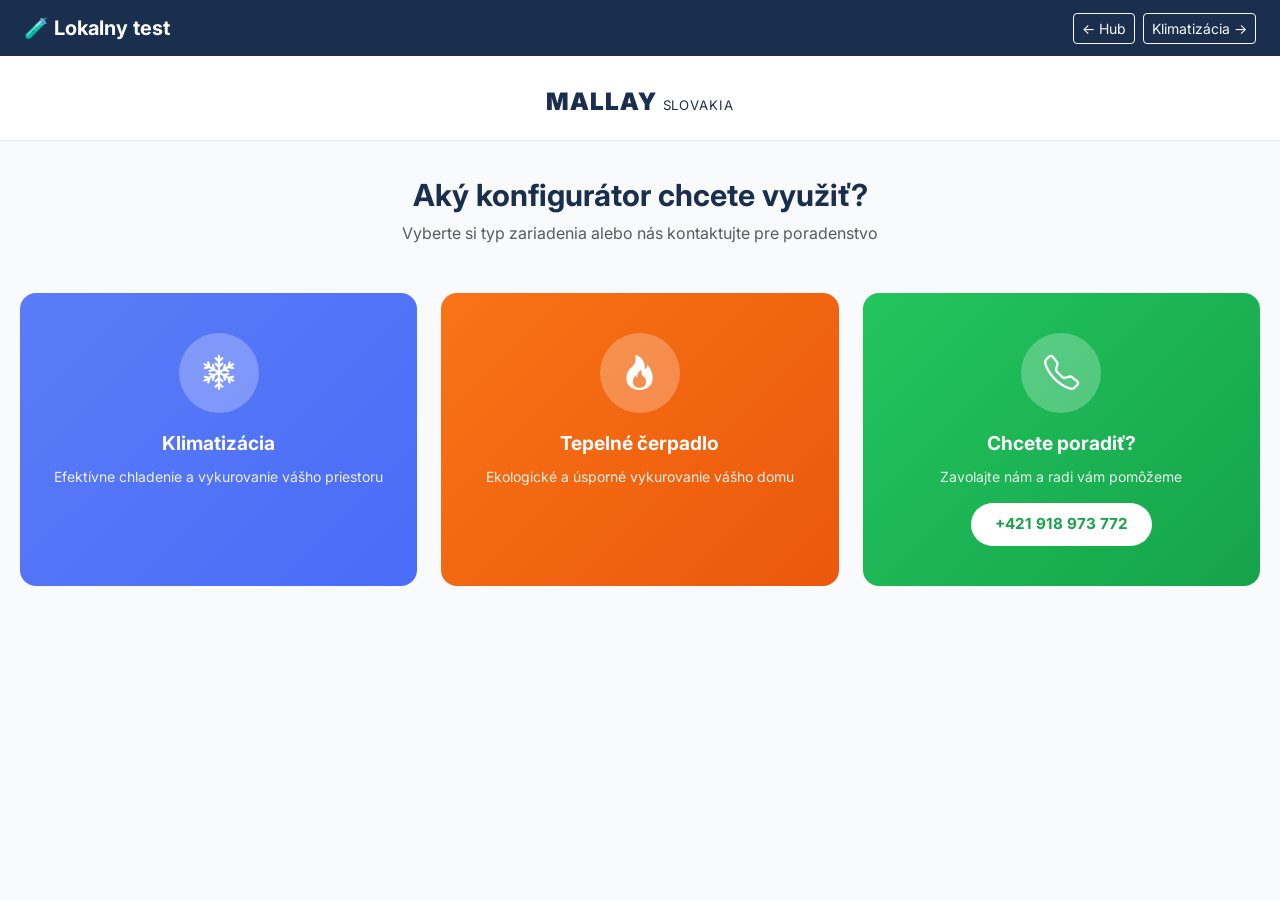
<file: test-rozcestnik.html>
<!doctype html>
<html lang="sk">
<head>
    <meta charset="utf-8">
    <meta name="viewport" content="width=device-width, initial-scale=1">
    <title>Hlavný rozcestník — Lokalny test</title>
    <link rel="stylesheet" href="https://cdn.jsdelivr.net/npm/bootstrap@5.3.3/dist/css/bootstrap.min.css">
    <link rel="stylesheet" href="https://cdn.jsdelivr.net/npm/bootstrap-icons@1.11.3/font/bootstrap-icons.min.css">
    <link rel="stylesheet" href="https://fonts.googleapis.com/css2?family=Inter:wght@400;500;600;700;900&display=swap">
    <link rel="stylesheet" href="wordpress-theme/igp-form/css/form.css">
</head>
<body>

<nav class="navbar navbar-dark mb-0" style="background:var(--igp-navy);">
    <div class="container-fluid px-4">
        <span class="navbar-brand fw-bold small">🧪 Lokalny test</span>
        <div class="d-flex gap-2">
            <a class="btn btn-sm btn-outline-light" href="index.html">← Hub</a>
            <a class="btn btn-sm btn-outline-light" href="test-klimatizacia-rozcestnik.html">Klimatizácia →</a>
        </div>
    </div>
</nav>

<header class="igp-header">
    <span class="igp-logo-text">MALLAY <small style="font-weight:400;font-size:.55em;">SLOVAKIA</small></span>
</header>

<div class="igp-page-container">

    <div class="text-center mb-5">
        <h1 class="fw-bold" style="color:var(--igp-navy);font-size:1.9rem;">
            Aký konfigurátor chcete využiť?
        </h1>
        <p class="text-muted">
            Vyberte si typ zariadenia alebo nás kontaktujte pre poradenstvo
        </p>
    </div>

    <div class="row g-4 justify-content-center">

        <!-- Klimatizácia -->
        <div class="col-12 col-md-4">
            <a href="test-klimatizacia-rozcestnik.html"
               class="igp-hero-tile igp-tile-blue"
               onclick="IGPForm.sendGA('rozcestnik_click',{tile:'klimatizacia'})">
                <div class="igp-tile-icon-wrap"><i class="bi bi-snow2"></i></div>
                <div class="igp-tile-title">Klimatizácia</div>
                <div class="igp-tile-desc">Efektívne chladenie a vykurovanie vášho priestoru</div>
            </a>
        </div>

        <!-- Tepelné čerpadlo -->
        <div class="col-12 col-md-4">
            <div class="igp-hero-tile igp-tile-orange" role="button" tabindex="0"
                 onclick="document.getElementById('igp-tc-modal').classList.add('active')">
                <div class="igp-tile-icon-wrap"><i class="bi bi-fire"></i></div>
                <div class="igp-tile-title">Tepelné čerpadlo</div>
                <div class="igp-tile-desc">Ekologické a úsporné vykurovanie vášho domu</div>
            </div>
        </div>

        <!-- Chcete poradiť? -->
        <div class="col-12 col-md-4">
            <div class="igp-hero-tile igp-tile-green">
                <div class="igp-tile-icon-wrap"><i class="bi bi-telephone"></i></div>
                <div class="igp-tile-title">Chcete poradiť?</div>
                <div class="igp-tile-desc">Zavolajte nám a radi vám pomôžeme</div>
                <a href="tel:+421918973772" class="igp-tile-phone-btn mt-3">+421 918 973 772</a>
            </div>
        </div>

    </div>

    <!-- Debug -->
    <div class="igp-debug-wrap mt-4">
        <div class="igp-debug-heading">🛠 SessionStorage — aktuálne hodnoty</div>
        <div id="igp-debug-panel"></div>
    </div>

</div>

<!-- TČ modal -->
<div class="igp-modal-overlay" id="igp-tc-modal" role="dialog" aria-modal="true">
    <div class="igp-modal-box">
        <div class="igp-modal-icon">🚧</div>
        <h5 class="fw-bold mb-2">Táto sekcia je v rekonštrukcii</h5>
        <p class="text-muted mb-4">
            Konfigurátor tepelných čerpadiel momentálne pripravujeme.
            V prípade záujmu nás prosím kontaktujte telefonicky.
        </p>
        <a href="tel:+421918973772" class="igp-btn-primary d-block text-center mb-3">+421 918 973 772</a>
        <button class="igp-btn-outline w-100"
                onclick="document.getElementById('igp-tc-modal').classList.remove('active')">
            Zavrieť
        </button>
    </div>
</div>

<script src="https://cdn.jsdelivr.net/npm/bootstrap@5.3.3/dist/js/bootstrap.bundle.min.js"></script>
<script src="wordpress-theme/igp-form/js/form.js"></script>
</body>
</html>
</file>
<file: wordpress-theme/igp-form/css/form.css>
/* Bootstrap's `.table-responsive` is used for horizontal scrolling on small screens.
   Keep small helper tweaks below when necessary (avoid duplicate responsive wrappers). */
/* ═══════════════════════════════════════════════════════════════════════════════
   IGP Form — Custom Styles  (form.css)
   ─────────────────────────────────────
   Supplements Bootstrap 5.  Applied to every IGP form page template.
   ═══════════════════════════════════════════════════════════════════════════ */

/* ── Design tokens ──────────────────────────────────────────────────────────── */
:root {
    --igp-primary:       #4A6CF7;     /* main blue                        */
    --igp-primary-dark:  #3A58E0;     /* hover / pressed blue             */
    --igp-primary-bg:    #EEF2FF;     /* selected-card background         */
    --igp-navy:          #1A2F4E;     /* dark headings                    */
    --igp-green:         #22C55E;     /* "Populárna" / "Náš tip" badge    */
    --igp-border:        #E2E8F0;     /* default card border              */
    --igp-bg:            #F8FAFC;     /* page background                  */
    --igp-radius:        12px;        /* default card border-radius       */
    --igp-radius-sm:     8px;         /* smaller radius (inputs etc.)     */
    --igp-transition:    0.18s ease;
}

/* ── Base ────────────────────────────────────────────────────────────────────── */
body {
    background-color: var(--igp-bg);
    font-family: 'Inter', system-ui, -apple-system, sans-serif;
    color: #374151;
}

/* ─────────────────────────────────────────────────────────────────────────────
   OPTION CARDS  — clickable tile selectors used throughout all form steps
   ───────────────────────────────────────────────────────────────────────── */
.igp-option-card {
    display: flex;
    flex-direction: column;
    align-items: center;
    justify-content: center;
    gap: 8px;
    padding: 24px 16px;
    border: 1.5px solid var(--igp-border);
    border-radius: var(--igp-radius);
    background: #ffffff;
    cursor: pointer;
    text-align: center;
    transition:
        border-color  var(--igp-transition),
        background    var(--igp-transition),
        box-shadow    var(--igp-transition);
    user-select: none;
    min-height: 110px;
    height: 100%;           /* stretch to equal height within Bootstrap row */
    /* Make the whole card a "button" while remaining block-level */
    -webkit-tap-highlight-color: transparent;
}

.igp-option-card:hover {
    border-color: var(--igp-primary);
    background:   #F5F7FF;
    box-shadow:   0 2px 12px rgba(74, 108, 247, 0.12);
}

.igp-option-card.selected {
    border-color:     var(--igp-primary);
    background-color: var(--igp-primary-bg);
    box-shadow:       0 0 0 3px rgba(74, 108, 247, 0.15);
}

/* Icon inside option card */
.igp-option-card .igp-card-icon {
    font-size: 1.9rem;
    color:     var(--igp-primary);
    line-height: 1;
}

/* Primary label */
.igp-option-card .igp-card-label {
    font-size:   0.95rem;
    font-weight: 700;
    color:       var(--igp-navy);
    margin: 0;
}

/* Secondary / descriptive label */
.igp-option-card .igp-card-sublabel {
    font-size: 0.8rem;
    color:     #6B7280;
    margin:    0;
}

/* Extra inline field shown after selection (e.g. "Poschodie" for Byt) */
.igp-option-card .igp-card-extra {
    width:      100%;
    margin-top: 8px;
}

/* ─────────────────────────────────────────────────────────────────────────────
   STEP INDICATOR  — horizontal progress indicator at the top of the form
   ───────────────────────────────────────────────────────────────────────── */
.igp-steps {
    display:         flex;
    align-items:     flex-start;
    justify-content: center;
    margin-bottom:   40px;
    overflow-x:      auto;
    padding:         8px 0 4px;
    scrollbar-width: none; /* Firefox */
}
.igp-steps::-webkit-scrollbar { display: none; }

/* One step + its label */
.igp-step-item {
    display:        flex;
    flex-direction: column;
    align-items:    center;
    flex:           1;
    max-width:      140px;
    min-width:      64px;
    position:       relative;
}

/* Connector line between steps */
.igp-step-item:not(:first-child)::before {
    content:  '';
    position: absolute;
    top:      19px;             /* vertically centred on 40px circles */
    left:     calc(-50% + 20px);
    right:    calc(50% + 20px);
    height:   2px;
    background-color: var(--igp-border);
    transition: background-color var(--igp-transition);
}

.igp-step-item.completed::before,
.igp-step-item.active::before {
    background-color: var(--igp-primary);
}

/* Circle ○ */
.igp-step-circle {
    width:         40px;
    height:        40px;
    border-radius: 50%;
    border:        2px solid var(--igp-border);
    background:    #ffffff;
    display:       flex;
    align-items:   center;
    justify-content: center;
    font-size:     0.9rem;
    font-weight:   600;
    color:         #9CA3AF;
    position:      relative;
    z-index:       1;
    transition:    all var(--igp-transition);
}

/* Active step: blue border + text */
.igp-step-item.active .igp-step-circle {
    border-color: var(--igp-primary);
    color:        var(--igp-primary);
    box-shadow:   0 0 0 4px rgba(74, 108, 247, 0.12);
}

/* Completed step: filled blue circle + checkmark */
.igp-step-item.completed .igp-step-circle {
    border-color:     var(--igp-primary);
    background-color: var(--igp-primary);
    color:            #fff;
}
.igp-step-circle .igp-step-check { display: none; }
.igp-step-item.completed .igp-step-circle .igp-step-num   { display: none; }
.igp-step-item.completed .igp-step-circle .igp-step-check { display: inline; }

/* Text below circle */
.igp-step-labels {
    margin-top:  7px;
    text-align:  center;
    line-height: 1.3;
}
.igp-step-labels .igp-step-title {
    display:     block;
    font-size:   0.72rem;
    font-weight: 600;
    color:       #9CA3AF;
}
.igp-step-labels .igp-step-subtitle {
    display:    block;
    font-size:  0.63rem;
    color:      #B0B9C6;
}
.igp-step-item.active .igp-step-title,
.igp-step-item.completed .igp-step-title {
    color: var(--igp-primary);
}
.igp-step-item.active .igp-step-subtitle,
.igp-step-item.completed .igp-step-subtitle {
    color: #6B7280;
}

/* ─────────────────────────────────────────────────────────────────────────────
   FORM NAVIGATION FOOTER  — Späť / Pokračovať button row
   ───────────────────────────────────────────────────────────────────────── */
.igp-form-nav {
    display:         flex;
    justify-content: space-between;
    align-items:     center;
    padding-top:     28px;
    border-top:      1px solid var(--igp-border);
    margin-top:      32px;
}

/* ── Buttons ─────────────────────────────────────────────────────────────────── */
.igp-btn-primary {
    background-color: var(--igp-primary);
    border:           none;
    color:            #fff;
    border-radius:    50px;
    padding:          11px 32px;
    font-weight:      700;
    font-size:        0.95rem;
    transition:
        background-color var(--igp-transition),
        transform        var(--igp-transition),
        box-shadow       var(--igp-transition);
    cursor: pointer;
    text-decoration: none;
    display: inline-block;
}
.igp-btn-primary:hover,
.igp-btn-primary:focus {
    background-color: var(--igp-primary-dark);
    color:            #fff;
    transform:        translateY(-1px);
    box-shadow:       0 6px 18px rgba(74, 108, 247, 0.3);
    text-decoration:  none;
}

.igp-btn-outline {
    background:    #fff;
    border:        1.5px solid var(--igp-border);
    color:         #374151;
    border-radius: 50px;
    padding:       10px 30px;
    font-weight:   600;
    font-size:     0.95rem;
    cursor:        pointer;
    transition:
        border-color var(--igp-transition),
        color        var(--igp-transition);
    text-decoration: none;
    display: inline-block;
}
.igp-btn-outline:hover,
.igp-btn-outline:focus {
    border-color:   var(--igp-primary);
    color:          var(--igp-primary);
    text-decoration: none;
}

/* ─────────────────────────────────────────────────────────────────────────────
   MAIN ROZCESTNIK  — hero tile cards (Klimatizácia / TČ / Poradiť)
   ───────────────────────────────────────────────────────────────────────── */
.igp-hero-tile {
    border-radius: 16px;
    padding:       40px 24px;
    color:         #fff;
    text-align:    center;
    cursor:        pointer;
    transition:
        transform  var(--igp-transition),
        box-shadow var(--igp-transition);
    text-decoration: none;
    display:         block;
    height:          100%;
}
.igp-hero-tile:hover {
    transform:  translateY(-5px);
    box-shadow: 0 20px 48px rgba(0, 0, 0, 0.16);
    color:      #fff;
}

.igp-tile-icon-wrap {
    width:         80px;
    height:        80px;
    border-radius: 50%;
    background:    rgba(255, 255, 255, 0.25);
    display:       inline-flex;
    align-items:   center;
    justify-content: center;
    font-size:     2.2rem;
    margin-bottom: 16px;
}

.igp-hero-tile .igp-tile-title {
    font-size:     1.2rem;
    font-weight:   700;
    margin-bottom: 8px;
}
.igp-hero-tile .igp-tile-desc {
    font-size: 0.875rem;
    opacity:   0.9;
}

/* Tile colour variants */
.igp-tile-blue   { background: linear-gradient(135deg, #5B7CF7 0%, #4A6CF7 100%); }
.igp-tile-orange { background: linear-gradient(135deg, #F97316 0%, #EA580C 100%); }
.igp-tile-green  { background: linear-gradient(135deg, #22C55E 0%, #16A34A 100%); }

/* Phone button inside the green tile */
.igp-tile-phone-btn {
    display:          inline-block;
    background:       #fff;
    color:            #16A34A;
    font-weight:      700;
    padding:          10px 24px;
    border-radius:    50px;
    font-size:        0.95rem;
    text-decoration:  none;
    margin-top:       8px;
    transition:       opacity var(--igp-transition);
}
.igp-tile-phone-btn:hover { opacity: 0.88; color: #16A34A; }

/* ─────────────────────────────────────────────────────────────────────────────
   COMPARISON TABLE  — class selection in klimatizacia rozcestnik
   ───────────────────────────────────────────────────────────────────────── */
.igp-compare-wrap {
    border:        1px solid var(--igp-border);
    border-radius: var(--igp-radius);
    background:    #fff;
    overflow-x:    auto;
    padding-top:   16px; /* room for Populárna / Náš tip badge */
}

.igp-compare-table {
    width:           100%;
    border-collapse: collapse;
    min-width:       640px;
}
.igp-compare-table thead th {
    background:     #fff;
    border-bottom:  1px solid var(--igp-border);
    padding:        20px 16px;
    text-align:     center;
    vertical-align: top;
    font-weight:    700;
    font-size:      0.88rem;
}
.igp-compare-table thead th:first-child {
    text-align: left;
    font-size:  1rem;
    min-width:  160px;
}
.igp-compare-table tbody tr:hover td { background-color: #FAFBFF; }
.igp-compare-table tbody td {
    padding:        14px 16px;
    border-bottom:  1px solid var(--igp-border);
    text-align:     center;
    vertical-align: middle;
    font-size:      0.875rem;
}
.igp-compare-table tbody td:first-child {
    text-align:  left;
    font-weight: 500;
    color:       #4B5563;
}
/* "Populárna?" column highlight */
.igp-compare-table .igp-col-popular { background-color: #FAFBFF; }

.igp-class-name {
    font-size:      0.7rem;
    letter-spacing: 0.1em;
    text-transform: uppercase;
    color:          #6B7280;
    font-weight:    600;
    display:        block;
}
.igp-class-price {
    font-size:   1.05rem;
    font-weight: 700;
    color:       var(--igp-primary);
    display:     block;
    margin-top:  2px;
}
.table.igp-param-table, .table.igp-compare-table {
    margin-bottom: 0;
}
/* Badge anchored to the popular column header */
.igp-col-popular-wrap {
    position: relative;
    padding-top: 18px !important;
}
.igp-popular-badge {
    position:       absolute;
    top:            -10px;
    left:           50%;
    transform:      translateX(-50%);
    background:     var(--igp-green);
    color:          #fff;
    font-size:      0.6rem;
    font-weight:    700;
    padding:        2px 10px;
    border-radius:  20px;
    letter-spacing: 0.08em;
    text-transform: uppercase;
    white-space:    nowrap;
}

/* Individual offer column */
.igp-class-individual { font-size: 1rem; font-weight: 700; color: var(--igp-primary); }

/* Icon helpers */
.igp-check-yes { color: var(--igp-green);  font-size: 1rem; }
.igp-check-no  { color: #000;           font-size: 1rem; }

/* ─────────────────────────────────────────────────────────────────────────────
   PRODUCT CARDS  — product comparison in klimatizacia rozcestnik (step 2)
   ───────────────────────────────────────────────────────────────────────── */
.igp-product-card {
    background:  #fff;
    border:      1.5px solid var(--igp-border);
    border-radius: var(--igp-radius);
    padding:     20px;
    position:    relative;
    transition:
        box-shadow   var(--igp-transition),
        border-color var(--igp-transition);
    height: 100%;
}
.igp-product-card:hover {
    box-shadow:  0 10px 28px rgba(74, 108, 247, 0.10);
    border-color: var(--igp-primary);
}
.igp-product-card img {
    width:         100%;
    height:        180px;
    object-fit:    cover;
    border-radius: var(--igp-radius-sm);
    margin-bottom: 14px;
    background:    #e5e7eb;
}

/* Product col inside unified compare table */
.igp-product-col-inner {
    position:        relative;
    padding-top:     14px; /* room for Náš tip badge */
    text-align:      center;
    display:         flex;
    flex-direction:  column;
    height:          100%;
}
.igp-product-col-inner img {
    width:         100%;
    height:        140px;
    object-fit:    cover;
    border-radius: var(--igp-radius-sm);
    margin-bottom: 10px;
    background:    #e5e7eb;
    display:       block;
}
.igp-product-col-name  { font-size: 0.9rem;  font-weight: 700; color: var(--igp-navy);    display: block; margin-bottom: 4px; }
.igp-product-col-price { font-size: 1rem;    font-weight: 700; color: var(--igp-primary); display: block; margin-bottom: 10px; }
/* Push button to bottom so all buttons align in the same row */
.igp-product-col-inner button { margin-top: auto; }

/* Validation error highlight on formular option groups */
/* Soft light-red background instead of a harsh outline */
.igp-group-error {
    background:     #FEF2F2;               /* very pale red tint            */
    border-radius:  var(--igp-radius);
    padding-top:    10px;
    padding-bottom: 6px;
    animation:      igpShake 0.35s ease;
}
/* Clear background on valid groups so it doesn't flicker */
.igp-option-group:not(.igp-group-error) {
    background: transparent;
}
@keyframes igpShake {
    0%, 100% { transform: translateX(0); }
    25%       { transform: translateX(-4px); }
    75%       { transform: translateX(4px); }
}
.igp-nas-tip-badge {
    position:       absolute;
    top:            -12px;
    left:           50%;
    transform:      translateX(-50%);
    background:     var(--igp-green);
    color:          #fff;
    font-size:      0.6rem;
    font-weight:    700;
    padding:        3px 12px;
    border-radius:  20px;
    text-transform: uppercase;
    letter-spacing: 0.07em;
    white-space:    nowrap;
}
.igp-product-name  { font-size: 1rem;   font-weight: 700; color: var(--igp-navy); }
.igp-product-price { font-size: 1.15rem; font-weight: 700; color: var(--igp-primary); margin: 4px 0 14px; }

/* Param table below product cards */
.igp-param-table {
    width:           100%;
    border-collapse: collapse;
    font-size:       0.85rem;
}
.igp-param-table th {
    padding:       10px 12px;
    font-weight:   700;
    letter-spacing: 0.08em;
    text-transform: uppercase;
    border-bottom:  1px solid var(--igp-border);
    text-align:    left;
    /* Allow child .igp-product-col-inner to stretch to full cell height */
    height:        1px;
    vertical-align: top;
}
.igp-param-table th:not(:first-child) { text-align: center; }
.igp-param-table td {
    padding:       12px;
    border-bottom: 1px solid var(--igp-border);
    color:         #4B5563;
}
.igp-param-table td:not(:first-child) { text-align: center; }
.igp-param-highlight { font-weight: 700; color: var(--igp-primary); }

/* ─────────────────────────────────────────────────────────────────────────────
   RECOMMENDATION CARD  — krok 5 summary + vyhodnotenie
   ───────────────────────────────────────────────────────────────────────── */
.igp-recommendation-card {
    background:    var(--igp-primary-bg);
    border:        1.5px solid var(--igp-primary);
    border-radius: var(--igp-radius);
    padding:       28px;
}
.igp-rec-title {
    font-size:   1.5rem;
    font-weight: 700;
    color:       var(--igp-navy);
}
.igp-rec-desc  { font-size: 0.9rem; color: #4B5563; }
.igp-rec-price-label { font-size: 1rem; font-weight: 700; color: var(--igp-navy); }
.igp-rec-price {
    font-size:   2rem;
    font-weight: 700;
    color:       var(--igp-primary);
}
.igp-rec-price-unit { font-size: 0.8rem; color: #6B7280; }
.igp-recommendation-card img {
    max-height: 170px;
    object-fit: contain;
    width:      100%;
}

/* ─────────────────────────────────────────────────────────────────────────────
   DEBUG PANEL  — visible during development / local testing
   ───────────────────────────────────────────────────────────────────────── */
.igp-debug-wrap {
    display:       none; /* hidden — re-enable for debugging */
    background:    #1E293B;
    color:         #E2E8F0;
    border-radius: var(--igp-radius);
    padding:       16px 20px;
    margin-top:    32px;
}
.igp-debug-wrap .igp-debug-heading {
    color:          #94A3B8;
    font-size:      0.7rem;
    text-transform: uppercase;
    letter-spacing: 0.11em;
    font-weight:    700;
    margin-bottom:  10px;
}
.igp-debug-wrap code { font-size: 0.78rem; }
.igp-debug-wrap pre  {
    font-size:   0.75rem;
    color:       #CBD5E1;
    white-space: pre-wrap;
    word-break:  break-all;
    margin:      0;
}

/* ─────────────────────────────────────────────────────────────────────────────
   SECTION / STEP headings
   ───────────────────────────────────────────────────────────────────────── */
.igp-step-heading {
    font-size:   1.2rem;
    font-weight: 700;
    color:       var(--igp-navy);
    margin-bottom: 4px;
}
.igp-step-strong { font-weight: 700; }

.igp-step-subheading {
    font-size:     0.875rem;
    color:         #6B7280;
    font-style:    italic;
    margin-bottom: 28px;
}
.igp-question-label {
    font-size:     0.94rem;
    font-weight:   600;
    color:         #374151;
    margin-bottom: 12px;
    margin-top:    24px;
}

/* ── Custom form inputs ──────────────────────────────────────────────────────── */
.igp-input {
    border:        1.5px solid var(--igp-border);
    border-radius: var(--igp-radius-sm);
    padding:       10px 14px;
    font-size:     0.9rem;
    transition:    border-color var(--igp-transition), box-shadow var(--igp-transition);
    width:         100%;
    outline:       none;
}
.igp-input:focus {
    border-color: var(--igp-primary);
    box-shadow:   0 0 0 3px rgba(74, 108, 247, 0.12);
}
.igp-input::placeholder { color: #9CA3AF; }

/* ── Modal overlay (TČ "V rekonštrukcii" popup) ──────────────────────────────── */
.igp-modal-overlay {
    display:         none;
    position:        fixed;
    inset:           0;
    background:      rgba(0, 0, 0, 0.42);
    z-index:         9999;
    align-items:     center;
    justify-content: center;
}
.igp-modal-overlay.active { display: flex; }
.igp-modal-box {
    background:    #fff;
    border-radius: var(--igp-radius);
    padding:       36px 32px;
    max-width:     440px;
    width:         90%;
    box-shadow:    0 24px 64px rgba(0, 0, 0, 0.18);
    text-align:    center;
}
.igp-modal-icon {
    font-size:     2.5rem;
    margin-bottom: 12px;
}

/* ─────────────────────────────────────────────────────────────────────────────
   HEADER / LOGO bar (shared across pages)
   ───────────────────────────────────────────────────────────────────────── */
.igp-header {
    text-align:    center;
    padding:       28px 0 20px;
    border-bottom: 1px solid var(--igp-border);
    margin-bottom: 36px;
    background:    #fff;
}
.igp-header img        { height: 40px; }
.igp-header .igp-logo-text {
    font-size:   1.5rem;
    font-weight: 900;
    color:       var(--igp-navy);
    letter-spacing: 0.04em;
}

/* ── Utilities ───────────────────────────────────────────────────────────────── */
.igp-hidden         { display: none !important; }
.igp-page-container { max-width: 100%; margin: 0 auto; padding: 0 20px 60px; }

/* ─────────────────────────────────────────────────────────────────────────────
   RESPONSIVE overrides
   ───────────────────────────────────────────────────────────────────────── */
@media (max-width: 576px) {
    .igp-option-card       { min-height: 92px; padding: 16px 10px; }
    .igp-step-labels .igp-step-title { font-size: 0.62rem; }
    .igp-step-labels .igp-step-subtitle { display: none; }    /* save space */
    .igp-form-nav          { flex-wrap: wrap; gap: 12px; }
    .igp-form-nav > *      { width: 100%; text-align: center; }
    .igp-recommendation-card { padding: 20px 16px; }
    .igp-rec-price         { font-size: 1.6rem; }
    .igp-hero-tile         { padding: 28px 16px; }
}
</file>
